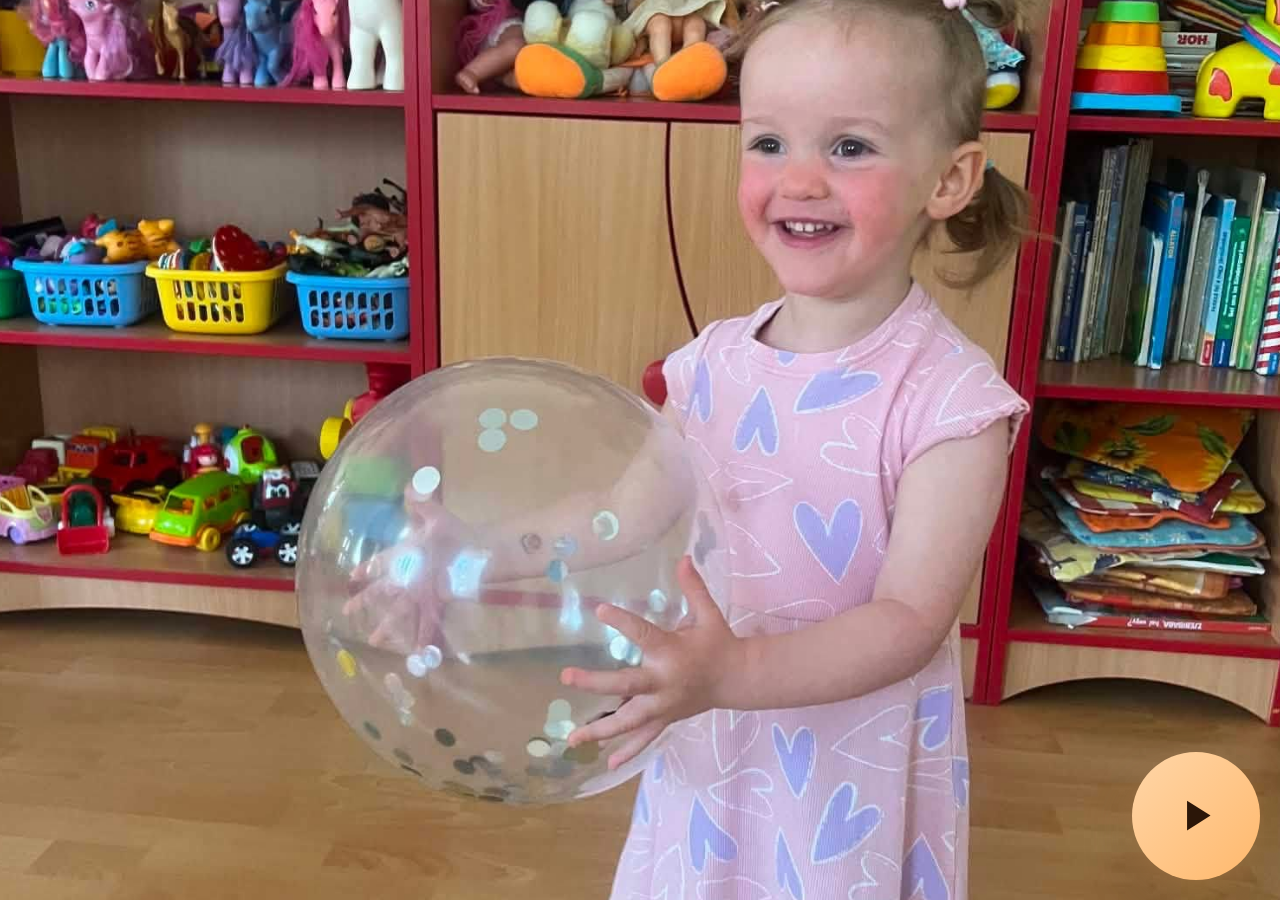
<file: index.html>
<!DOCTYPE html>
<html lang="hu">
<head>
  <meta charset="UTF-8">
  <meta name="viewport" content="width=device-width, initial-scale=1.0, viewport-fit=cover">
  <meta name="description" content="Interaktív üdvözlőkártya hanglejátszó">
  <meta name="theme-color" content="#1a120e">
  <title>Üdvözlőkártya</title>
  <link rel="preconnect" href="https://fonts.googleapis.com">
  <link rel="preconnect" href="https://fonts.gstatic.com" crossorigin>
  <link href="https://fonts.googleapis.com/css2?family=DM+Sans:ital,opsz,wght@0,9..40,400;0,9..40,500;0,9..40,700;1,9..40,400&display=swap" rel="stylesheet">
  <link rel="stylesheet" href="css/styles.css">
</head>
<body>
  <div class="player-screen" aria-label="Hanglejátszó">
    <div class="player-screen__cover" aria-hidden="true"></div>

    <div class="player-screen__controls">
      <button class="player-screen__btn" id="play-pause-btn" type="button" aria-label="Lejátszás">
        <svg class="icon icon--play" viewBox="0 0 24 24" aria-hidden="true">
          <path d="M8 5v14l11-7z" fill="currentColor"/>
        </svg>
        <svg class="icon icon--pause hidden" viewBox="0 0 24 24" aria-hidden="true">
          <path d="M6 19h4V5H6v14zm8-14v14h4V5h-4z" fill="currentColor"/>
        </svg>
        <svg class="icon icon--replay hidden" viewBox="0 0 24 24" aria-hidden="true">
          <path d="M12 5V1L7 6l5 5V7c3.31 0 6 2.69 6 6s-2.69 6-6 6-6-2.69-6-6H4c0 4.42 3.58 8 8 8s8-3.58 8-8-3.58-8-8-8z" fill="currentColor"/>
        </svg>
      </button>
    </div>
  </div>

  <audio id="audio" preload="metadata"></audio>

  <script type="module" src="js/main.js"></script>
</body>
</html>
</file>
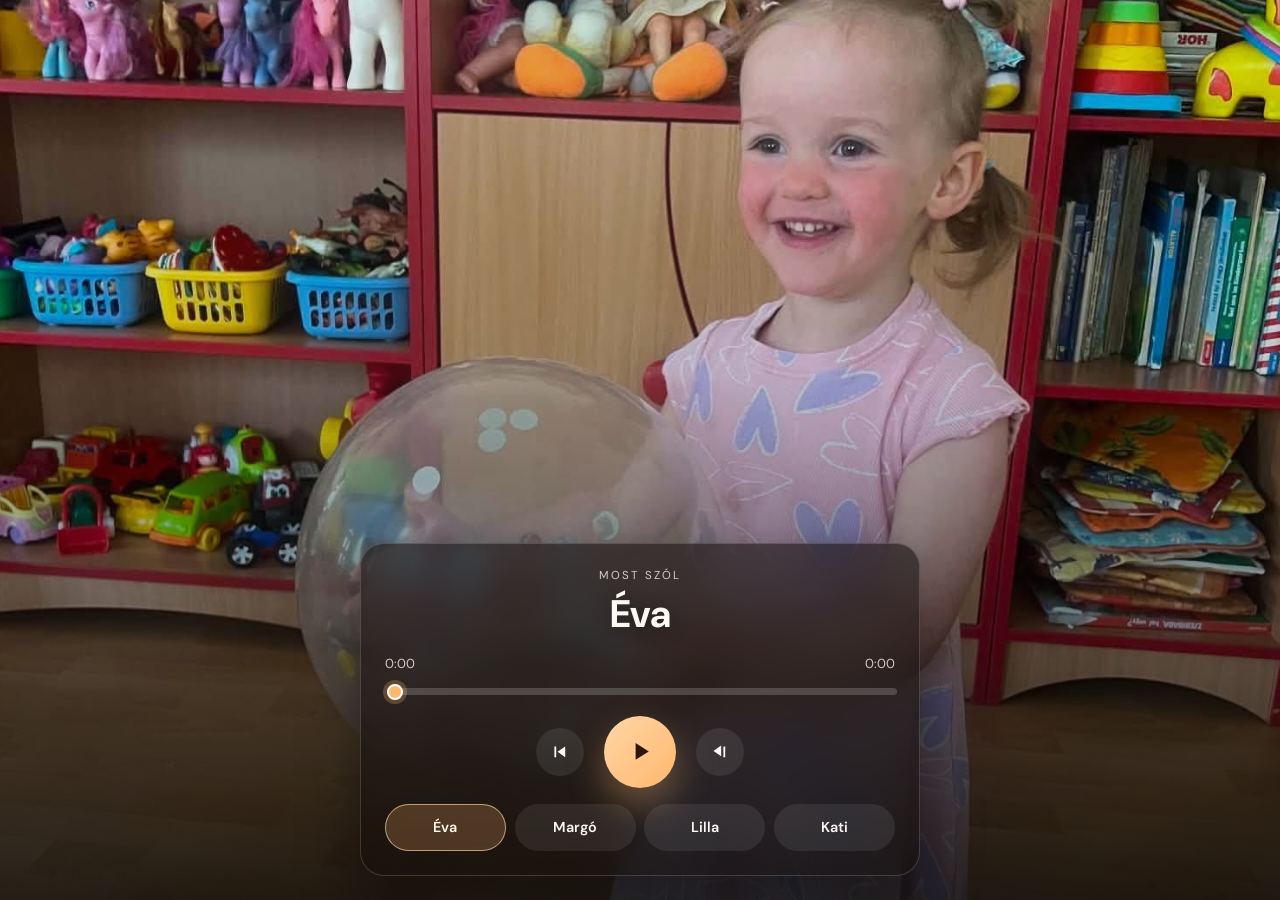
<file: docs/index.html>
<!DOCTYPE html>
<html lang="hu">
<head>
  <meta charset="UTF-8">
  <meta name="viewport" content="width=device-width, initial-scale=1.0, viewport-fit=cover">
  <meta name="description" content="Interaktív üdvözlőkártya hanglejátszó">
  <meta name="theme-color" content="#1a120e">
  <title>Üdvözlőkártya</title>
  <link rel="preconnect" href="https://fonts.googleapis.com">
  <link rel="preconnect" href="https://fonts.gstatic.com" crossorigin>
  <link href="https://fonts.googleapis.com/css2?family=DM+Sans:ital,opsz,wght@0,9..40,400;0,9..40,500;0,9..40,700;1,9..40,400&display=swap" rel="stylesheet">
  <link rel="stylesheet" href="css/styles.css">
</head>
<body>
  <div class="player-screen" aria-label="Hanglejátszó">
    <div class="player-screen__cover" aria-hidden="true"></div>
    <div class="player-screen__shade" aria-hidden="true"></div>

    <div class="player-screen__controls">
      <div class="player-screen__meta">
        <p class="player-screen__label">Most szól</p>
        <h1 class="player-screen__title" id="track-title">—</h1>
      </div>

      <div class="player-screen__progress">
        <div class="player-screen__time">
          <span id="current-time">0:00</span>
          <span id="duration">0:00</span>
        </div>
        <input
          class="player-screen__seek"
          id="progress-bar"
          type="range"
          min="0"
          max="100"
          value="0"
          step="0.1"
          aria-label="Lejátszási pozíció"
        >
      </div>

      <div class="player-screen__transport">
        <button class="player-screen__btn" id="prev-btn" type="button" aria-label="Előző sáv">
          <svg viewBox="0 0 24 24" aria-hidden="true">
            <path d="M6 6h2v12H6V6zm3.5 6 8.5 6V6l-8.5 6z" fill="currentColor"/>
          </svg>
        </button>

        <button class="player-screen__btn player-screen__btn--primary" id="play-pause-btn" type="button" aria-label="Lejátszás">
          <svg class="icon icon--play" viewBox="0 0 24 24" aria-hidden="true">
            <path d="M8 5v14l11-7z" fill="currentColor"/>
          </svg>
          <svg class="icon icon--pause hidden" viewBox="0 0 24 24" aria-hidden="true">
            <path d="M6 19h4V5H6v14zm8-14v14h4V5h-4z" fill="currentColor"/>
          </svg>
        </button>

        <button class="player-screen__btn" id="next-btn" type="button" aria-label="Következő sáv">
          <svg viewBox="0 0 24 24" aria-hidden="true">
            <path d="M16 18h2V6h-2v12zm-11-7 8.5-6v12L5 11z" fill="currentColor"/>
          </svg>
        </button>
      </div>

      <ul class="track-list" id="track-list" role="listbox" aria-label="Sávlista"></ul>
    </div>
  </div>

  <audio id="audio" preload="metadata"></audio>

  <script type="module" src="js/main.js"></script>
</body>
</html>
</file>
<file: css/styles.css>
:root {
  --text: #fff8f2;
  --accent: #ffd6a8;
  --accent-strong: #ffb86c;
  --font: "DM Sans", system-ui, -apple-system, sans-serif;
  --safe-bottom: env(safe-area-inset-bottom, 0px);
  --safe-right: env(safe-area-inset-right, 0px);
}

*,
*::before,
*::after {
  box-sizing: border-box;
}

html,
body {
  height: 100%;
  overflow: hidden;
}

body {
  margin: 0;
  font-family: var(--font);
  color: var(--text);
  background: #120c0a;
}

.player-screen {
  position: relative;
  width: 100%;
  height: 100dvh;
  overflow: hidden;
}

.player-screen__cover {
  position: absolute;
  inset: 0;
  background: url("../assets/img/cover.jpg") center / cover no-repeat;
  transform: scale(1.04);
}

.player-screen__controls {
  position: absolute;
  right: calc(1.25rem + var(--safe-right));
  bottom: calc(1.25rem + var(--safe-bottom));
  z-index: 2;
  pointer-events: none;
  background: transparent;
}

.player-screen__btn {
  appearance: none;
  border: 0;
  cursor: pointer;
  pointer-events: auto;
  display: grid;
  place-items: center;
  width: clamp(5.75rem, 20vw, 8rem);
  height: clamp(5.75rem, 20vw, 8rem);
  border-radius: 50%;
  color: #2b1608;
  background: linear-gradient(135deg, #ffd6a8, #ffb86c);
  box-shadow:
    0 16px 36px rgba(255, 184, 108, 0.35),
    0 24px 48px rgba(0, 0, 0, 0.32);
  transition: transform 0.15s ease, box-shadow 0.15s ease;
}

.player-screen__btn:hover {
  box-shadow:
    0 18px 40px rgba(255, 184, 108, 0.42),
    0 28px 56px rgba(0, 0, 0, 0.36);
}

.player-screen__btn:active {
  transform: scale(0.96);
}

.player-screen__btn svg {
  width: clamp(2.4rem, 8vw, 3.2rem);
  height: clamp(2.4rem, 8vw, 3.2rem);
}

.hidden {
  display: none;
}

@media (max-height: 640px) {
  .player-screen__btn {
    width: 5rem;
    height: 5rem;
  }

  .player-screen__btn svg {
    width: 2.1rem;
    height: 2.1rem;
  }
}
</file>
<file: docs/css/styles.css>
:root {
  --text: #fff8f2;
  --text-muted: rgba(255, 248, 242, 0.78);
  --panel: rgba(18, 12, 10, 0.55);
  --panel-border: rgba(255, 255, 255, 0.16);
  --accent: #ffd6a8;
  --accent-strong: #ffb86c;
  --shadow: 0 24px 60px rgba(0, 0, 0, 0.45);
  --font: "DM Sans", system-ui, -apple-system, sans-serif;
  --safe-bottom: env(safe-area-inset-bottom, 0px);
}

*,
*::before,
*::after {
  box-sizing: border-box;
}

html,
body {
  height: 100%;
  overflow: hidden;
}

body {
  margin: 0;
  font-family: var(--font);
  color: var(--text);
  background: #120c0a;
}

.player-screen {
  position: relative;
  width: 100%;
  height: 100dvh;
  overflow: hidden;
}

.player-screen__cover {
  position: absolute;
  inset: 0;
  background: url("../assets/img/cover.jpg") center / cover no-repeat;
  transform: scale(1.04);
}

.player-screen__shade {
  position: absolute;
  inset: 0;
  background:
    linear-gradient(180deg, rgba(8, 6, 5, 0.08) 0%, rgba(8, 6, 5, 0.18) 42%, rgba(8, 6, 5, 0.82) 100%),
    radial-gradient(circle at 50% 20%, rgba(255, 255, 255, 0.08), transparent 55%);
}

.player-screen__controls {
  position: absolute;
  inset: auto 0 0;
  z-index: 2;
  display: flex;
  flex-direction: column;
  gap: 1rem;
  padding: 1.25rem 1.25rem calc(1.25rem + var(--safe-bottom));
  border-top: 1px solid var(--panel-border);
  background: var(--panel);
  backdrop-filter: blur(18px);
  box-shadow: var(--shadow);
}

.player-screen__meta {
  text-align: center;
}

.player-screen__label {
  margin: 0;
  font-size: 0.72rem;
  letter-spacing: 0.18em;
  text-transform: uppercase;
  color: var(--text-muted);
}

.player-screen__title {
  margin: 0.35rem 0 0;
  font-size: clamp(1.6rem, 6vw, 2.4rem);
  font-weight: 700;
  letter-spacing: -0.02em;
  text-shadow: 0 2px 18px rgba(0, 0, 0, 0.35);
}

.player-screen__progress {
  width: 100%;
}

.player-screen__time {
  display: flex;
  justify-content: space-between;
  margin-bottom: 0.45rem;
  font-size: 0.82rem;
  color: var(--text-muted);
}

.player-screen__seek {
  width: 100%;
  height: 0.4rem;
  appearance: none;
  border-radius: 999px;
  background: rgba(255, 255, 255, 0.18);
  cursor: pointer;
}

.player-screen__seek::-webkit-slider-thumb {
  appearance: none;
  width: 1rem;
  height: 1rem;
  border-radius: 50%;
  background: var(--accent-strong);
  border: 2px solid #fff;
  box-shadow: 0 0 0 4px rgba(255, 184, 108, 0.25);
}

.player-screen__seek::-moz-range-thumb {
  width: 1rem;
  height: 1rem;
  border-radius: 50%;
  background: var(--accent-strong);
  border: 2px solid #fff;
}

.player-screen__transport {
  display: flex;
  align-items: center;
  justify-content: center;
  gap: 1.25rem;
}

.player-screen__btn {
  appearance: none;
  border: 0;
  cursor: pointer;
  display: grid;
  place-items: center;
  color: var(--text);
  background: rgba(255, 255, 255, 0.08);
  transition: transform 0.15s ease, background 0.15s ease;
}

.player-screen__btn:active {
  transform: scale(0.96);
}

.player-screen__btn svg {
  width: 1.35rem;
  height: 1.35rem;
}

.player-screen__btn--primary {
  width: 4.5rem;
  height: 4.5rem;
  border-radius: 50%;
  background: linear-gradient(135deg, var(--accent), var(--accent-strong));
  color: #2b1608;
  box-shadow: 0 16px 36px rgba(255, 184, 108, 0.35);
}

.player-screen__btn--primary svg {
  width: 1.8rem;
  height: 1.8rem;
}

.player-screen__btn:not(.player-screen__btn--primary) {
  width: 3rem;
  height: 3rem;
  border-radius: 50%;
}

.hidden {
  display: none;
}

.track-list {
  list-style: none;
  margin: 0;
  padding: 0;
  display: grid;
  grid-template-columns: repeat(4, minmax(0, 1fr));
  gap: 0.55rem;
}

.track-list__item {
  min-width: 0;
}

.track-list__button {
  width: 100%;
  padding: 0.75rem 0.5rem;
  border: 1px solid transparent;
  border-radius: 999px;
  background: rgba(255, 255, 255, 0.08);
  color: inherit;
  font: inherit;
  font-size: 0.82rem;
  font-weight: 600;
  text-align: center;
  white-space: nowrap;
  overflow: hidden;
  text-overflow: ellipsis;
  cursor: pointer;
  transition: background 0.15s ease, border-color 0.15s ease, transform 0.15s ease;
}

.track-list__button:hover {
  background: rgba(255, 255, 255, 0.14);
}

.track-list__button.is-active {
  border-color: rgba(255, 214, 168, 0.65);
  background: rgba(255, 184, 108, 0.22);
  color: #fff8f2;
}

@media (min-width: 640px) {
  .player-screen__controls {
    left: 50%;
    right: auto;
    bottom: 1.5rem;
    width: min(100%, 560px);
    transform: translateX(-50%);
    border: 1px solid var(--panel-border);
    border-radius: 24px;
    padding: 1.5rem 1.5rem calc(1.5rem + var(--safe-bottom));
  }

  .track-list__button {
    font-size: 0.9rem;
    padding: 0.85rem 0.75rem;
  }
}

@media (max-height: 640px) {
  .player-screen__title {
    font-size: 1.35rem;
  }

  .player-screen__btn--primary {
    width: 3.75rem;
    height: 3.75rem;
  }
}
</file>
